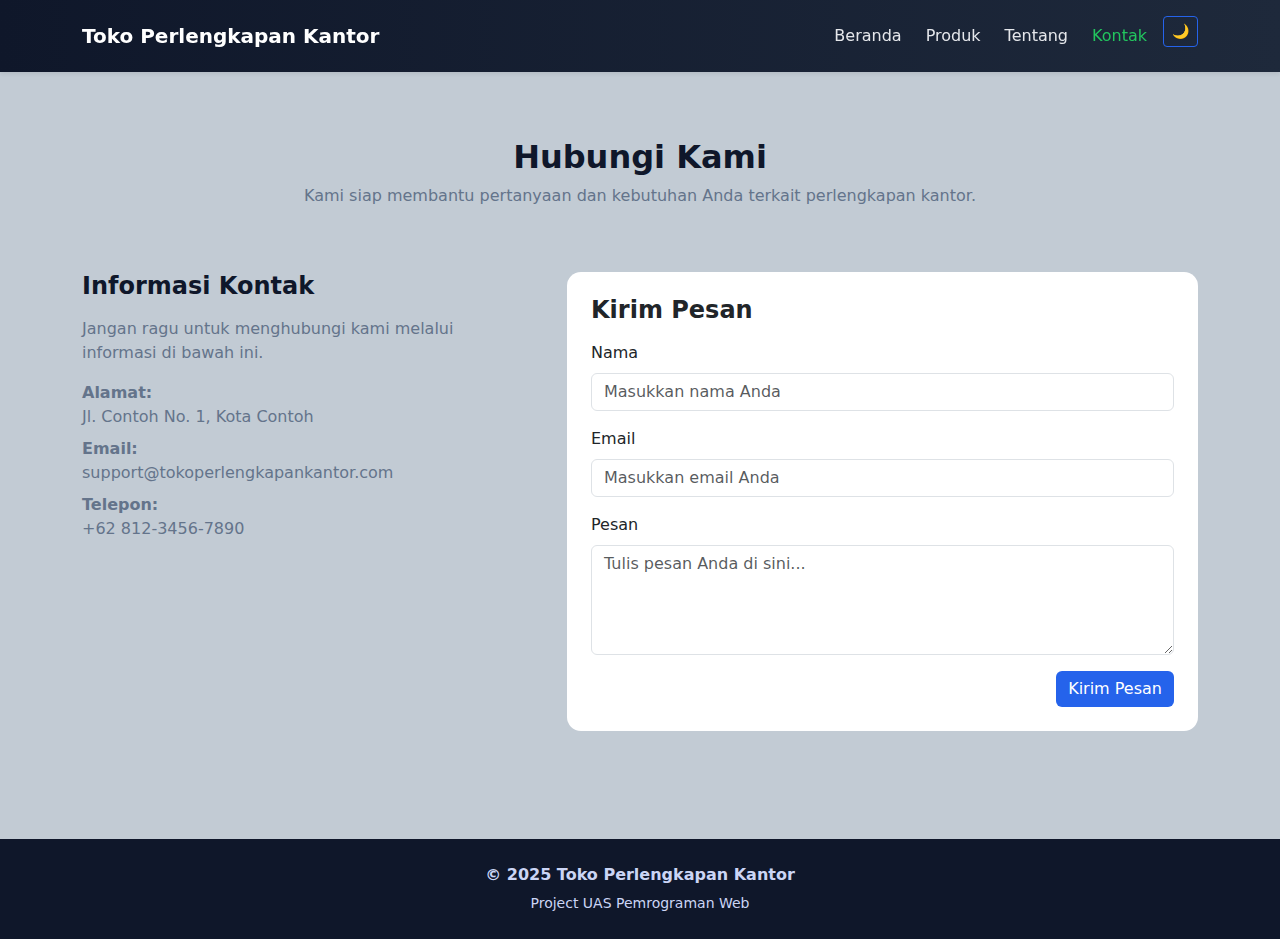
<file: kontak.html>
<!DOCTYPE html>
<html lang="id">
  <head>
    <meta charset="UTF-8" />
    <meta name="viewport" content="width=device-width, initial-scale=1" />
    <title>Kontak - Toko Perlengkapan Kantor</title>

    <!-- Bootstrap -->
    <link href="https://cdn.jsdelivr.net/npm/bootstrap@5.3.8/dist/css/bootstrap.min.css" rel="stylesheet" />

    <!-- CSS Global -->
    <link rel="stylesheet" href="css/style.css" />
  </head>

  <body>
    <!-- NAVBAR  -->
    <nav class="navbar navbar-expand-lg navbar-custom shadow-sm py-3 fixed-top">
      <div class="container">
        <a class="navbar-brand fw-bold" href="index.html"> Toko Perlengkapan Kantor </a>

        <button class="navbar-toggler" type="button" data-bs-toggle="collapse" data-bs-target="#navbarNav">
          <span class="navbar-toggler-icon"></span>
        </button>

        <div class="collapse navbar-collapse" id="navbarNav">
          <ul class="navbar-nav ms-auto gap-2">
            <li class="nav-item">
              <a class="nav-link" href="index.html">Beranda</a>
            </li>
            <li class="nav-item">
              <a class="nav-link" href="produk.html">Produk</a>
            </li>
            <li class="nav-item">
              <a class="nav-link" href="tentang.html">Tentang</a>
            </li>
            <li class="nav-item">
              <a class="nav-link active" href="kontak.html">Kontak</a>
            </li>
            <li class="nav-item">
              <button id="darkToggle" class="btn btn-sm btn-outline-primary">🌙</button>
            </li>
          </ul>
        </div>
      </div>
    </nav>

    <div class="nav-spacer"></div>

    <!-- KONTEN KONTAK  -->
    <section class="container py-5">
      <div class="row mb-5 text-center">
        <div class="col">
          <h2 class="fw-bold mb-2">Hubungi Kami</h2>
          <p class="text-muted">Kami siap membantu pertanyaan dan kebutuhan Anda terkait perlengkapan kantor.</p>
        </div>
      </div>

      <div class="row g-5">
        <!-- INFO KONTAK -->
        <div class="col-md-5">
          <h4 class="fw-semibold mb-3">Informasi Kontak</h4>
          <p class="text-muted">Jangan ragu untuk menghubungi kami melalui informasi di bawah ini.</p>

          <ul class="list-unstyled text-muted">
            <li class="mb-2">
              <strong>Alamat:</strong><br />
              Jl. Contoh No. 1, Kota Contoh
            </li>
            <li class="mb-2">
              <strong>Email:</strong><br />
              support@tokoperlengkapankantor.com
            </li>
            <li class="mb-2">
              <strong>Telepon:</strong><br />
              +62 812-3456-7890
            </li>
          </ul>
        </div>

        <!-- FORM KONTAK -->
        <div class="col-md-7">
          <div class="card p-4">
            <h4 class="fw-semibold mb-3">Kirim Pesan</h4>

            <form onsubmit="alert('Pesan berhasil dikirim! Terima kasih telah mengulas kami.'); return false;">
              <div class="mb-3">
                <label class="form-label">Nama</label>
                <input type="text" class="form-control" placeholder="Masukkan nama Anda" required />
              </div>

              <div class="mb-3">
                <label class="form-label">Email</label>
                <input type="email" class="form-control" placeholder="Masukkan email Anda" required />
              </div>

              <div class="mb-3">
                <label class="form-label">Pesan</label>
                <textarea class="form-control" rows="4" placeholder="Tulis pesan Anda di sini..." required></textarea>
              </div>

              <div class="text-end">
                <button type="submit" class="btn btn-primary">Kirim Pesan</button>
              </div>
            </form>
          </div>
        </div>
      </div>
    </section>

    <!-- FOOTER -->
    <footer class="footer-custom">
      <div class="container text-center">
        <p class="mb-1 fw-semibold">© 2025 Toko Perlengkapan Kantor</p>
        <small>Project UAS Pemrograman Web</small>
      </div>
    </footer>

    <!-- Bootstrap JS -->
    <script src="https://cdn.jsdelivr.net/npm/bootstrap@5.3.8/dist/js/bootstrap.bundle.min.js"></script>

    <!-- Dark Mode Script -->
    <script>
      const toggle = document.getElementById("darkToggle");
      toggle.addEventListener("click", function () {
        document.body.classList.toggle("dark-mode");
      });
    </script>
  </body>
</html>
</file>
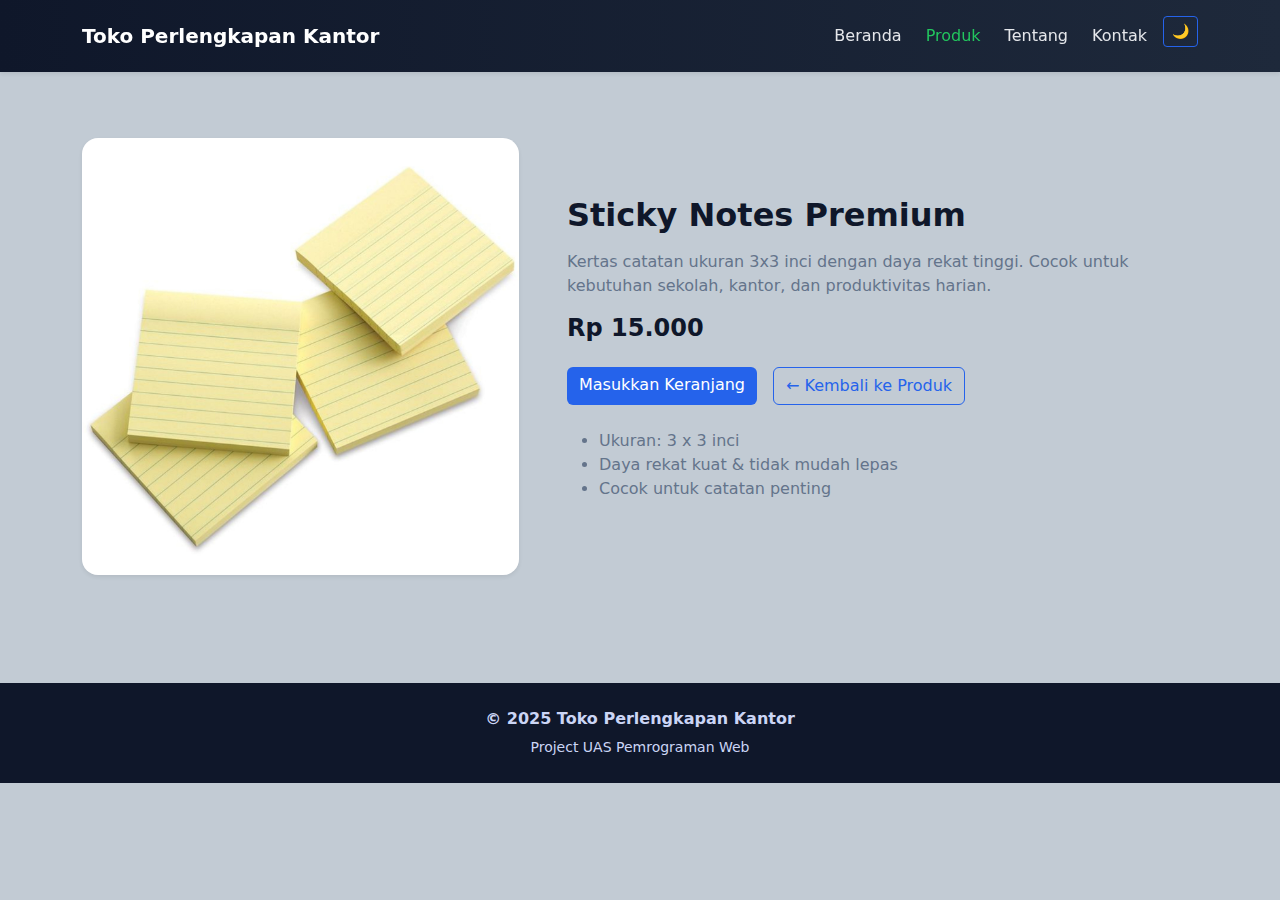
<file: produk1.html>
<!DOCTYPE html>
<html lang="id">
  <head>
    <meta charset="UTF-8" />
    <title>Sticky Notes Premium</title>
    <meta name="viewport" content="width=device-width, initial-scale=1" />

    <!-- Bootstrap -->
    <link href="https://cdn.jsdelivr.net/npm/bootstrap@5.3.8/dist/css/bootstrap.min.css" rel="stylesheet" />

    <!-- CSS Global -->
    <link rel="stylesheet" href="css/style.css" />
  </head>

  <body>
    <!-- NAVBAR -->
    <nav class="navbar navbar-expand-lg navbar-custom shadow-sm py-3 fixed-top">
      <div class="container">
        <a class="navbar-brand fw-bold" href="index.html"> Toko Perlengkapan Kantor </a>

        <div class="collapse navbar-collapse" id="navbarNav">
          <ul class="navbar-nav ms-auto gap-2">
            <li class="nav-item">
              <a class="nav-link" href="index.html">Beranda</a>
            </li>
            <li class="nav-item">
              <a class="nav-link active" href="produk.html">Produk</a>
            </li>
            <li class="nav-item">
              <a class="nav-link" href="tentang.html">Tentang</a>
            </li>
            <li class="nav-item">
              <a class="nav-link" href="kontak.html">Kontak</a>
            </li>
            <li class="nav-item">
              <button id="darkToggle" class="btn btn-sm btn-outline-primary">🌙</button>
            </li>
          </ul>
        </div>
      </div>
    </nav>

    <div class="nav-spacer"></div>

    <!-- DETAIL PRODUK -->
    <section class="container py-5">
      <div class="row align-items-center g-5">
        <div class="col-md-5 text-center">
          <img src="img/produk1.jpeg" alt="Sticky Notes Premium" class="img-fluid rounded-4 shadow-sm" />
        </div>

        <div class="col-md-7">
          <h2 class="fw-bold mb-3">Sticky Notes Premium</h2>
          <p class="text-muted">Kertas catatan ukuran 3x3 inci dengan daya rekat tinggi. Cocok untuk kebutuhan sekolah, kantor, dan produktivitas harian.</p>

          <h4 class="fw-bold mb-4">Rp 15.000</h4>

          <div class="d-flex gap-3 mb-4">
            <a href="#" class="btn btn-primary" onclick="alert('Barang berhasil ditambahkan ke keranjang!')"> Masukkan Keranjang </a>

            <a href="produk.html" class="btn btn-outline-primary"> ← Kembali ke Produk </a>
          </div>

          <ul class="text-muted">
            <li>Ukuran: 3 x 3 inci</li>
            <li>Daya rekat kuat & tidak mudah lepas</li>
            <li>Cocok untuk catatan penting</li>
          </ul>
        </div>
      </div>
    </section>

    <!-- FOOTER -->
    <footer class="footer-custom">
      <div class="container text-center">
        <p class="mb-1 fw-semibold">© 2025 Toko Perlengkapan Kantor</p>
        <small>Project UAS Pemrograman Web</small>
      </div>
    </footer>

    <!-- Bootstrap JS -->
    <script src="https://cdn.jsdelivr.net/npm/bootstrap@5.3.8/dist/js/bootstrap.bundle.min.js"></script>

    <!-- Dark Mode Script -->
    <script>
      const toggle = document.getElementById("darkToggle");
      toggle.addEventListener("click", function () {
        document.body.classList.toggle("dark-mode");
      });
    </script>
  </body>
</html>
</file>
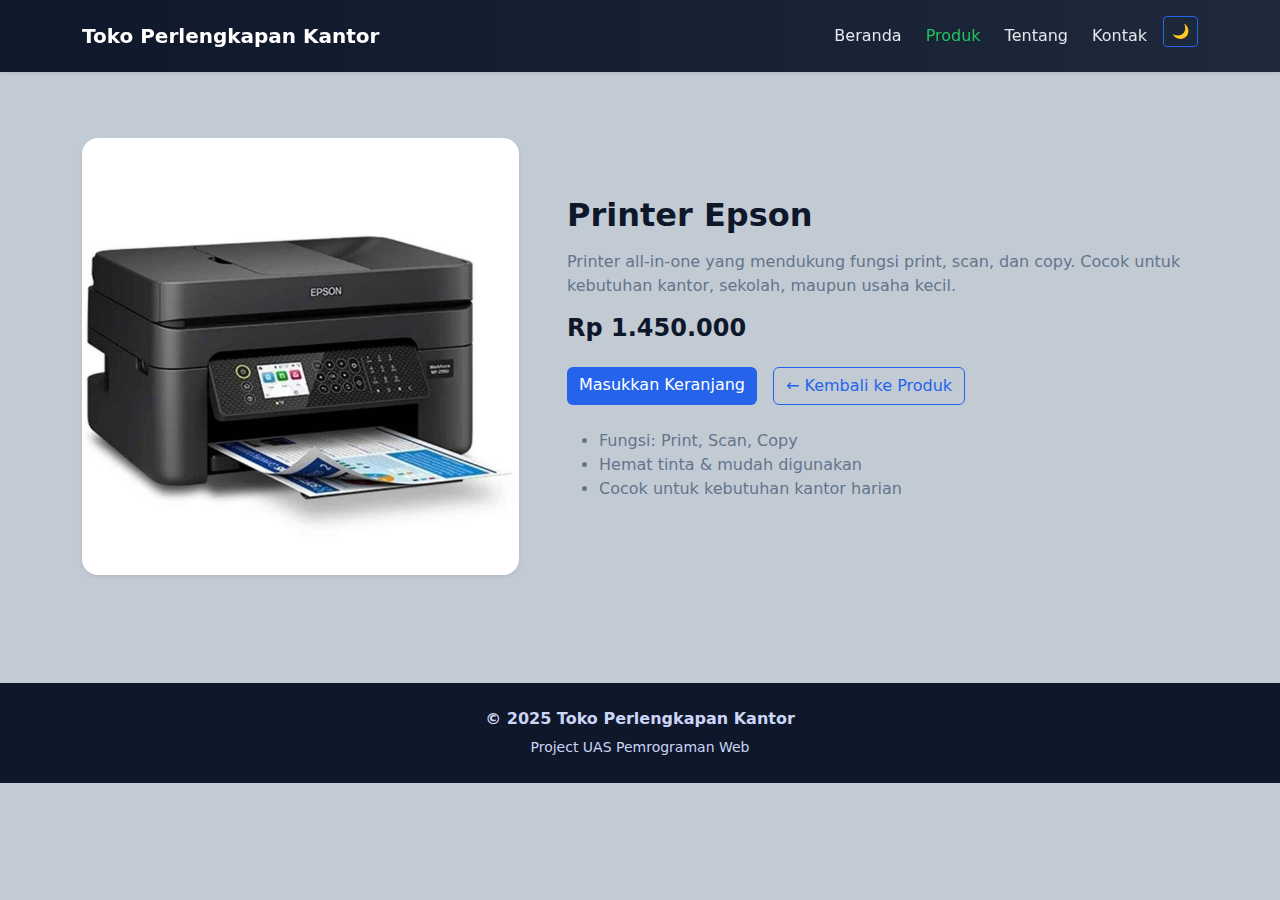
<file: produk3.html>
<!DOCTYPE html>
<html lang="id">
  <head>
    <meta charset="UTF-8" />
    <title>Printer Epson</title>
    <meta name="viewport" content="width=device-width, initial-scale=1" />

    <!-- Bootstrap -->
    <link href="https://cdn.jsdelivr.net/npm/bootstrap@5.3.8/dist/css/bootstrap.min.css" rel="stylesheet" />

    <!-- CSS Global -->
    <link rel="stylesheet" href="css/style.css" />
  </head>

  <body>
    <!--NAVBAR-->
    <nav class="navbar navbar-expand-lg navbar-custom shadow-sm py-3 fixed-top">
      <div class="container">
        <a class="navbar-brand fw-bold" href="index.html"> Toko Perlengkapan Kantor </a>

        <div class="collapse navbar-collapse" id="navbarNav">
          <ul class="navbar-nav ms-auto gap-2">
            <li class="nav-item">
              <a class="nav-link" href="index.html">Beranda</a>
            </li>
            <li class="nav-item">
              <a class="nav-link active" href="produk.html">Produk</a>
            </li>
            <li class="nav-item">
              <a class="nav-link" href="tentang.html">Tentang</a>
            </li>
            <li class="nav-item">
              <a class="nav-link" href="kontak.html">Kontak</a>
            </li>
            <li class="nav-item">
              <button id="darkToggle" class="btn btn-sm btn-outline-primary">🌙</button>
            </li>
          </ul>
        </div>
      </div>
    </nav>

    <div class="nav-spacer"></div>

    <!--DETAIL PRODUK-->
    <section class="container py-5">
      <div class="row align-items-center g-5">
        <div class="col-md-5 text-center">
          <img src="img/produk3.jpeg" alt="Printer Epson" class="img-fluid rounded-4 shadow-sm" />
        </div>

        <div class="col-md-7">
          <h2 class="fw-bold mb-3">Printer Epson</h2>
          <p class="text-muted">Printer all-in-one yang mendukung fungsi print, scan, dan copy. Cocok untuk kebutuhan kantor, sekolah, maupun usaha kecil.</p>

          <h4 class="fw-bold mb-4">Rp 1.450.000</h4>

          <div class="d-flex gap-3 mb-4">
            <a href="#" class="btn btn-primary" onclick="alert('Barang berhasil ditambahkan ke keranjang!')"> Masukkan Keranjang </a>

            <a href="produk.html" class="btn btn-outline-primary"> ← Kembali ke Produk </a>
          </div>

          <ul class="text-muted">
            <li>Fungsi: Print, Scan, Copy</li>
            <li>Hemat tinta & mudah digunakan</li>
            <li>Cocok untuk kebutuhan kantor harian</li>
          </ul>
        </div>
      </div>
    </section>

    <!--FOOTER-->
    <footer class="footer-custom">
      <div class="container text-center">
        <p class="mb-1 fw-semibold">© 2025 Toko Perlengkapan Kantor</p>
        <small>Project UAS Pemrograman Web</small>
      </div>
    </footer>

    <!-- Bootstrap JS -->
    <script src="https://cdn.jsdelivr.net/npm/bootstrap@5.3.8/dist/js/bootstrap.bundle.min.js"></script>

    <!--Dark Mode Script-->
    <script>
      const toggle = document.getElementById("darkToggle");
      toggle.addEventListener("click", function () {
        document.body.classList.toggle("dark-mode");
      });
    </script>
  </body>
</html>
</file>
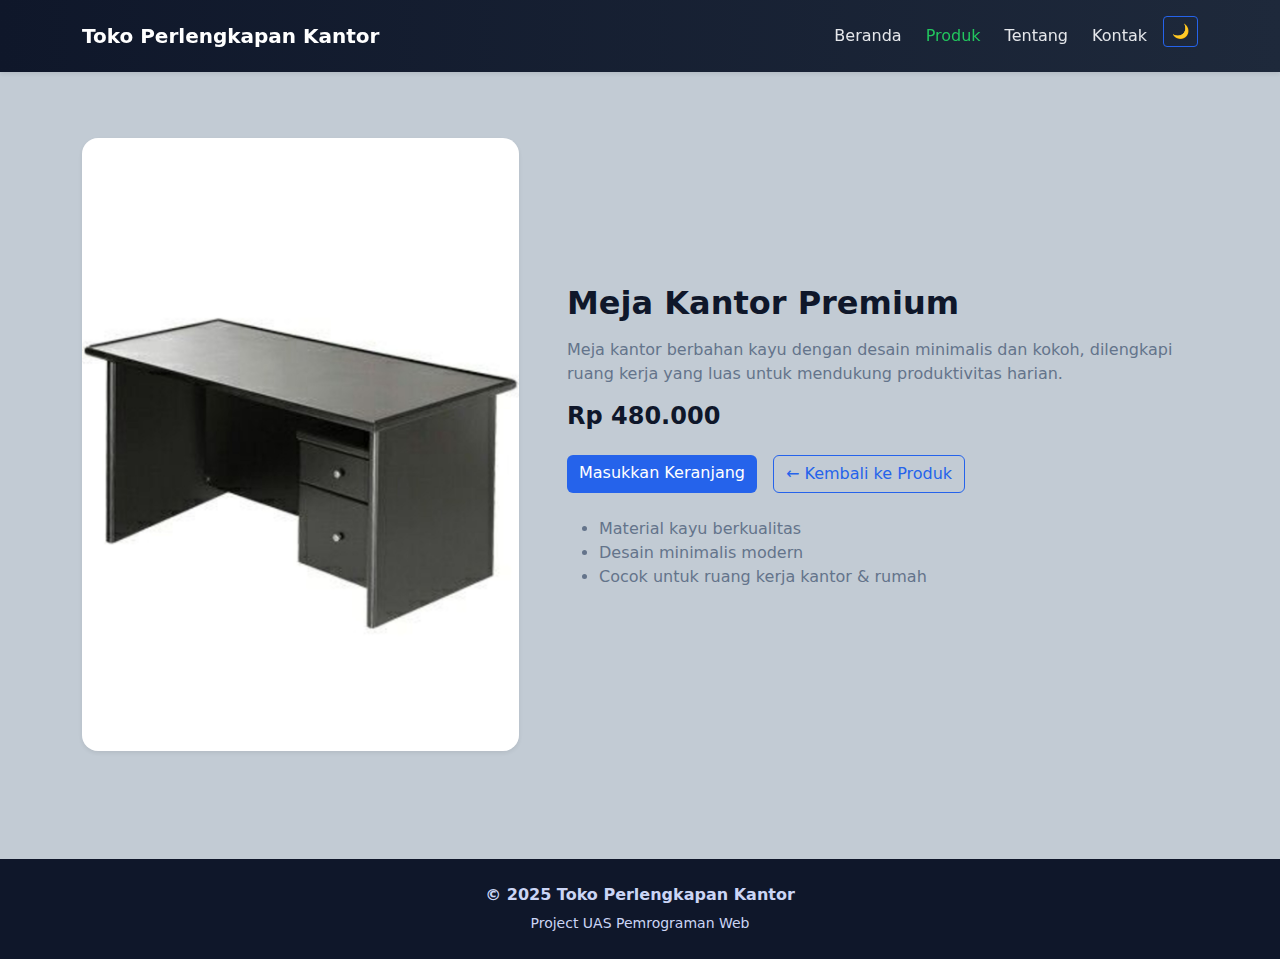
<file: produk4.html>
<!DOCTYPE html>
<html lang="id">
  <head>
    <meta charset="UTF-8" />
    <title>Meja Kantor Premium</title>
    <meta name="viewport" content="width=device-width, initial-scale=1" />

    <!-- Bootstrap -->
    <link href="https://cdn.jsdelivr.net/npm/bootstrap@5.3.8/dist/css/bootstrap.min.css" rel="stylesheet" />

    <!-- CSS Global -->
    <link rel="stylesheet" href="css/style.css" />
  </head>

  <body>
    <!--NAVBAR-->
    <nav class="navbar navbar-expand-lg navbar-custom shadow-sm py-3 fixed-top">
      <div class="container">
        <a class="navbar-brand fw-bold" href="index.html"> Toko Perlengkapan Kantor </a>

        <div class="collapse navbar-collapse" id="navbarNav">
          <ul class="navbar-nav ms-auto gap-2">
            <li class="nav-item">
              <a class="nav-link" href="index.html">Beranda</a>
            </li>
            <li class="nav-item">
              <a class="nav-link active" href="produk.html">Produk</a>
            </li>
            <li class="nav-item">
              <a class="nav-link" href="tentang.html">Tentang</a>
            </li>
            <li class="nav-item">
              <a class="nav-link" href="kontak.html">Kontak</a>
            </li>
            <li class="nav-item">
              <button id="darkToggle" class="btn btn-sm btn-outline-primary">🌙</button>
            </li>
          </ul>
        </div>
      </div>
    </nav>

    <div class="nav-spacer"></div>

    <!--DETAIL PRODUK-->
    <section class="container py-5">
      <div class="row align-items-center g-5">
        <div class="col-md-5 text-center">
          <img src="img/produk4.jpeg" alt="Meja Kantor Premium" class="img-fluid rounded-4 shadow-sm" />
        </div>

        <div class="col-md-7">
          <h2 class="fw-bold mb-3">Meja Kantor Premium</h2>
          <p class="text-muted">Meja kantor berbahan kayu dengan desain minimalis dan kokoh, dilengkapi ruang kerja yang luas untuk mendukung produktivitas harian.</p>

          <h4 class="fw-bold mb-4">Rp 480.000</h4>

          <div class="d-flex gap-3 mb-4">
            <a href="#" class="btn btn-primary" onclick="alert('Barang berhasil ditambahkan ke keranjang!')"> Masukkan Keranjang </a>

            <a href="produk.html" class="btn btn-outline-primary"> ← Kembali ke Produk </a>
          </div>

          <ul class="text-muted">
            <li>Material kayu berkualitas</li>
            <li>Desain minimalis modern</li>
            <li>Cocok untuk ruang kerja kantor & rumah</li>
          </ul>
        </div>
      </div>
    </section>

    <!--FOOTER-->
    <footer class="footer-custom">
      <div class="container text-center">
        <p class="mb-1 fw-semibold">© 2025 Toko Perlengkapan Kantor</p>
        <small>Project UAS Pemrograman Web</small>
      </div>
    </footer>

    <!-- Bootstrap JS -->
    <script src="https://cdn.jsdelivr.net/npm/bootstrap@5.3.8/dist/js/bootstrap.bundle.min.js"></script>

    <!-- Dark Mode Script -->
    <script>
      const toggle = document.getElementById("darkToggle");
      toggle.addEventListener("click", function () {
        document.body.classList.toggle("dark-mode");
      });
    </script>
  </body>
</html>
</file>
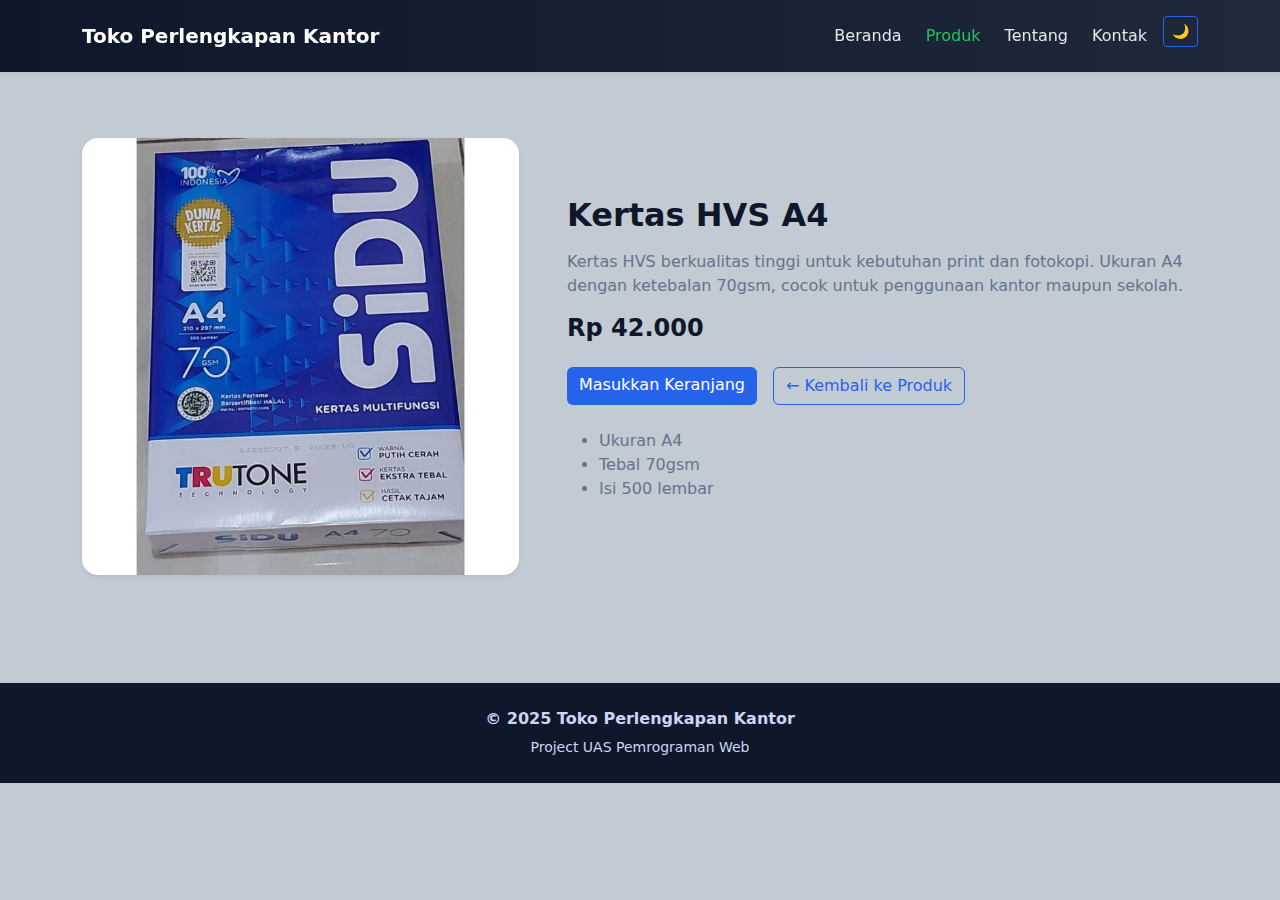
<file: produk5.html>
<!DOCTYPE html>
<html lang="id">
  <head>
    <meta charset="UTF-8" />
    <title>Kertas HVS A4</title>
    <meta name="viewport" content="width=device-width, initial-scale=1" />

    <!-- Bootstrap -->
    <link href="https://cdn.jsdelivr.net/npm/bootstrap@5.3.8/dist/css/bootstrap.min.css" rel="stylesheet" />

    <!-- CSS Global -->
    <link rel="stylesheet" href="css/style.css" />
  </head>

  <body>
    <!--NAVBAR-->
    <nav class="navbar navbar-expand-lg navbar-custom shadow-sm py-3 fixed-top">
      <div class="container">
        <a class="navbar-brand fw-bold" href="index.html"> Toko Perlengkapan Kantor </a>

        <div class="collapse navbar-collapse" id="navbarNav">
          <ul class="navbar-nav ms-auto gap-2">
            <li class="nav-item">
              <a class="nav-link" href="index.html">Beranda</a>
            </li>
            <li class="nav-item">
              <a class="nav-link active" href="produk.html">Produk</a>
            </li>
            <li class="nav-item">
              <a class="nav-link" href="tentang.html">Tentang</a>
            </li>
            <li class="nav-item">
              <a class="nav-link" href="kontak.html">Kontak</a>
            </li>
            <li class="nav-item">
              <button id="darkToggle" class="btn btn-sm btn-outline-primary">🌙</button>
            </li>
          </ul>
        </div>
      </div>
    </nav>

    <div class="nav-spacer"></div>

    <!--DETAIL PRODUK-->
    <section class="container py-5">
      <div class="row align-items-center g-5">
        <div class="col-md-5 text-center">
          <img src="img/produk5.jpeg" alt="Kertas HVS A4" class="img-fluid rounded-4 shadow-sm" />
        </div>

        <div class="col-md-7">
          <h2 class="fw-bold mb-3">Kertas HVS A4</h2>
          <p class="text-muted">Kertas HVS berkualitas tinggi untuk kebutuhan print dan fotokopi. Ukuran A4 dengan ketebalan 70gsm, cocok untuk penggunaan kantor maupun sekolah.</p>

          <h4 class="fw-bold mb-4">Rp 42.000</h4>

          <div class="d-flex gap-3 mb-4">
            <a href="#" class="btn btn-primary" onclick="alert('Barang berhasil ditambahkan ke keranjang!')"> Masukkan Keranjang </a>

            <a href="produk.html" class="btn btn-outline-primary"> ← Kembali ke Produk </a>
          </div>

          <ul class="text-muted">
            <li>Ukuran A4</li>
            <li>Tebal 70gsm</li>
            <li>Isi 500 lembar</li>
          </ul>
        </div>
      </div>
    </section>

    <!--FOOTER-->
    <footer class="footer-custom">
      <div class="container text-center">
        <p class="mb-1 fw-semibold">© 2025 Toko Perlengkapan Kantor</p>
        <small>Project UAS Pemrograman Web</small>
      </div>
    </footer>

    <!-- Bootstrap JS -->
    <script src="https://cdn.jsdelivr.net/npm/bootstrap@5.3.8/dist/js/bootstrap.bundle.min.js"></script>

    <!-- Dark Mode Script-->
    <script>
      const toggle = document.getElementById("darkToggle");
      toggle.addEventListener("click", function () {
        document.body.classList.toggle("dark-mode");
      });
    </script>
  </body>
</html>
</file>
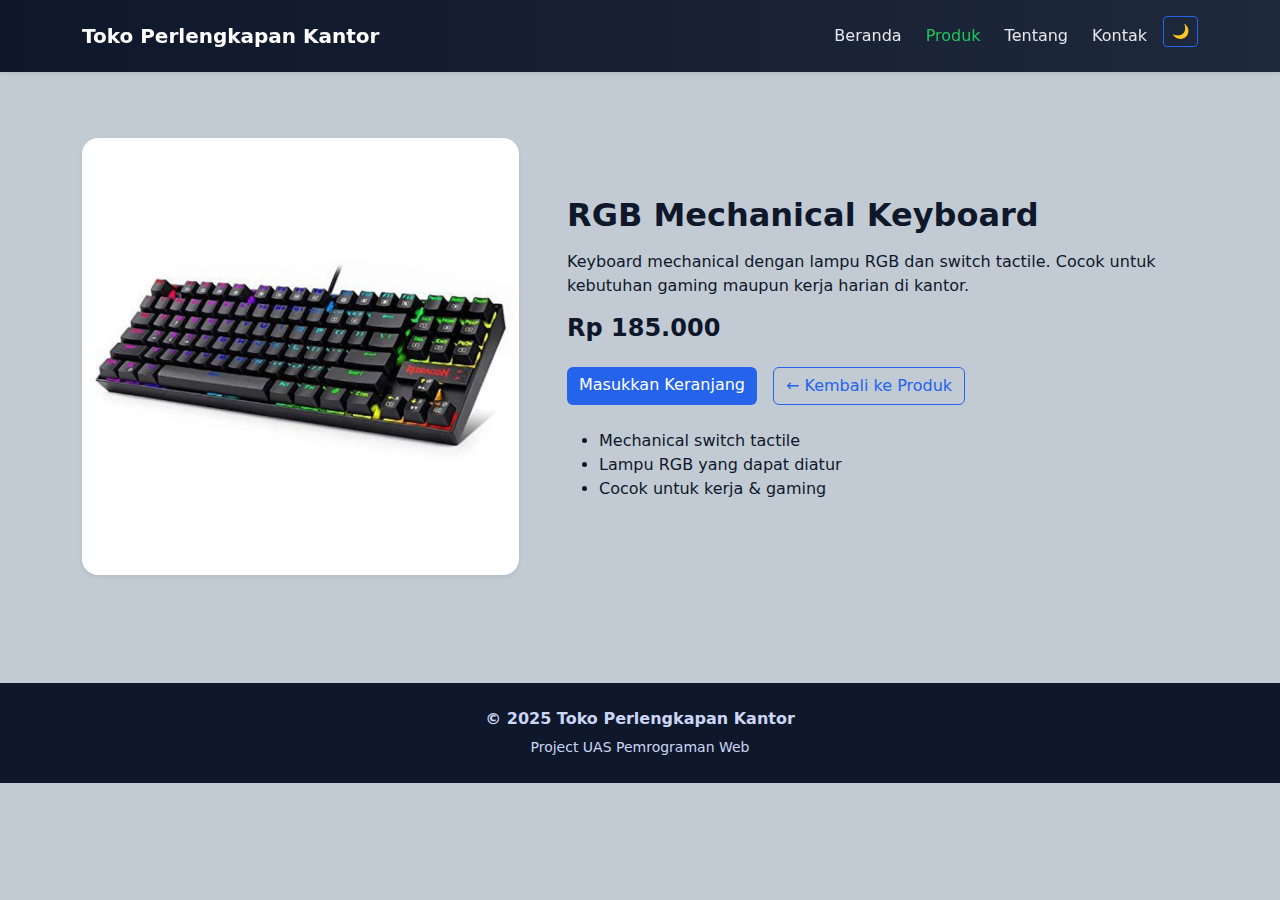
<file: produk6.html>
<!DOCTYPE html>
<html lang="id">
  <head>
    <meta charset="UTF-8" />
    <title>RGB Mechanical Keyboard</title>
    <meta name="viewport" content="width=device-width, initial-scale=1" />

    <!-- Bootstrap -->
    <link href="https://cdn.jsdelivr.net/npm/bootstrap@5.3.8/dist/css/bootstrap.min.css" rel="stylesheet" />

    <!-- CSS Global -->
    <link rel="stylesheet" href="css/style.css" />
  </head>

  <body>
    <!-- ===== NAVBAR (PERSIS INDEX) ===== -->
    <nav class="navbar navbar-expand-lg navbar-custom shadow-sm py-3 fixed-top">
      <div class="container">
        <a class="navbar-brand fw-bold" href="index.html"> Toko Perlengkapan Kantor </a>

        <div class="collapse navbar-collapse" id="navbarNav">
          <ul class="navbar-nav ms-auto gap-2">
            <li class="nav-item">
              <a class="nav-link" href="index.html">Beranda</a>
            </li>
            <li class="nav-item">
              <a class="nav-link active" href="produk.html">Produk</a>
            </li>
            <li class="nav-item">
              <a class="nav-link" href="tentang.html">Tentang</a>
            </li>
            <li class="nav-item">
              <a class="nav-link" href="kontak.html">Kontak</a>
            </li>
            <li class="nav-item">
              <button id="darkToggle" class="btn btn-sm btn-outline-primary">🌙</button>
            </li>
          </ul>
        </div>
      </div>
    </nav>

    <div class="nav-spacer"></div>

    <!--DETAIL PRODUK-->
    <section class="container py-5">
      <div class="row align-items-center g-5">
        <div class="col-md-5 text-center">
          <img src="img/produk6.jpeg" alt="RGB Mechanical Keyboard" class="img-fluid rounded-4 shadow-sm" />
        </div>

        <div class="col-md-7">
          <h2 class="fw-bold mb-3">RGB Mechanical Keyboard</h2>
          <p>Keyboard mechanical dengan lampu RGB dan switch tactile. Cocok untuk kebutuhan gaming maupun kerja harian di kantor.</p>

          <h4 class="fw-bold mb-4">Rp 185.000</h4>

          <div class="d-flex gap-3 mb-4">
            <a href="#" class="btn btn-primary" onclick="alert('Barang berhasil ditambahkan ke keranjang!')"> Masukkan Keranjang </a>

            <a href="produk.html" class="btn btn-outline-primary"> ← Kembali ke Produk </a>
          </div>

          <ul>
            <li>Mechanical switch tactile</li>
            <li>Lampu RGB yang dapat diatur</li>
            <li>Cocok untuk kerja & gaming</li>
          </ul>
        </div>
      </div>
    </section>

    <!--FOOTER-->
    <footer class="footer-custom">
      <div class="container text-center">
        <p class="mb-1 fw-semibold">© 2025 Toko Perlengkapan Kantor</p>
        <small>Project UAS Pemrograman Web</small>
      </div>
    </footer>

    <!-- Bootstrap JS -->
    <script src="https://cdn.jsdelivr.net/npm/bootstrap@5.3.8/dist/js/bootstrap.bundle.min.js"></script>

    <!-- Dark Mode Script-->
    <script>
      const toggle = document.getElementById("darkToggle");
      toggle.addEventListener("click", function () {
        document.body.classList.toggle("dark-mode");
      });
    </script>
  </body>
</html>
</file>
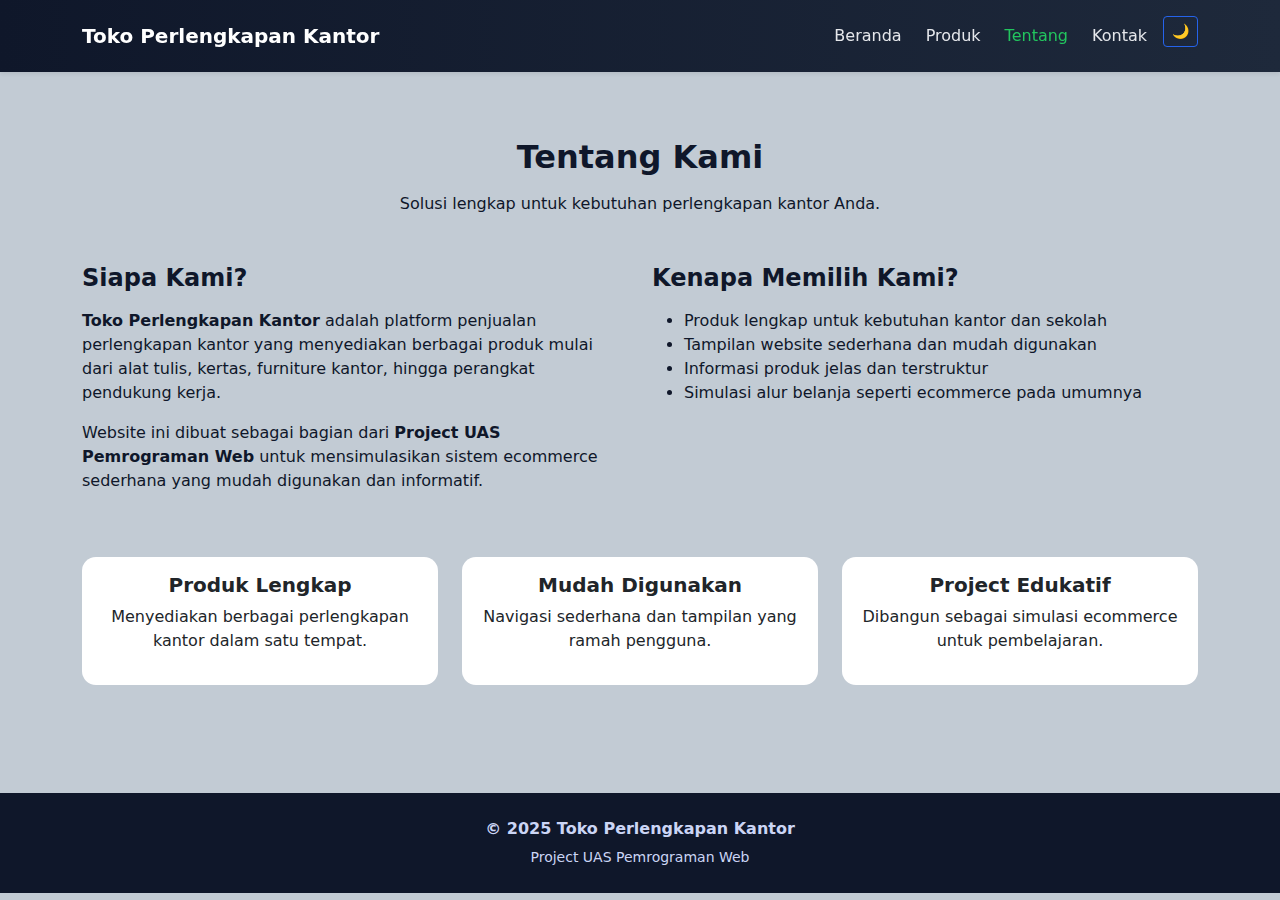
<file: tentang.html>
<!DOCTYPE html>
<html lang="id">
  <head>
    <meta charset="UTF-8" />
    <meta name="viewport" content="width=device-width, initial-scale=1" />
    <title>Tentang - Toko Perlengkapan Kantor</title>

    <!-- Bootstrap -->
    <link href="https://cdn.jsdelivr.net/npm/bootstrap@5.3.8/dist/css/bootstrap.min.css" rel="stylesheet" />

    <!-- CSS Global -->
    <link rel="stylesheet" href="css/style.css" />
  </head>

  <body>
    <!-- ===== NAVBAR (PERSIS INDEX) ===== -->
    <nav class="navbar navbar-expand-lg navbar-custom shadow-sm py-3 fixed-top">
      <div class="container">
        <a class="navbar-brand fw-bold" href="index.html"> Toko Perlengkapan Kantor </a>

        <div class="collapse navbar-collapse" id="navbarNav">
          <ul class="navbar-nav ms-auto gap-2">
            <li class="nav-item">
              <a class="nav-link" href="index.html">Beranda</a>
            </li>
            <li class="nav-item">
              <a class="nav-link" href="produk.html">Produk</a>
            </li>
            <li class="nav-item">
              <a class="nav-link active" href="tentang.html">Tentang</a>
            </li>
            <li class="nav-item">
              <a class="nav-link" href="kontak.html">Kontak</a>
            </li>
            <li class="nav-item">
              <button id="darkToggle" class="btn btn-sm btn-outline-primary">🌙</button>
            </li>
          </ul>
        </div>
      </div>
    </nav>

    <div class="nav-spacer"></div>

    <!--KONTEN TENTANG-->
    <section class="container py-5">
      <div class="mb-5">
        <div class="col text-center">
          <h2 class="fw-bold mb-3">Tentang Kami</h2>
          <p>Solusi lengkap untuk kebutuhan perlengkapan kantor Anda.</p>
        </div>
      </div>

      <div class="row">
        <div class="col-md-6">
          <h4 class="fw-semibold mb-3">Siapa Kami?</h4>
          <p><strong>Toko Perlengkapan Kantor</strong> adalah platform penjualan perlengkapan kantor yang menyediakan berbagai produk mulai dari alat tulis, kertas, furniture kantor, hingga perangkat pendukung kerja.</p>
          <p>Website ini dibuat sebagai bagian dari <strong>Project UAS Pemrograman Web</strong> untuk mensimulasikan sistem ecommerce sederhana yang mudah digunakan dan informatif.</p>
        </div>

        <div class="col-md-6">
          <h4 class="fw-semibold mb-3">Kenapa Memilih Kami?</h4>
          <ul>
            <li>Produk lengkap untuk kebutuhan kantor dan sekolah</li>
            <li>Tampilan website sederhana dan mudah digunakan</li>
            <li>Informasi produk jelas dan terstruktur</li>
            <li>Simulasi alur belanja seperti ecommerce pada umumnya</li>
          </ul>
        </div>
      </div>

      <div class="row mt-5">
        <div class="col-md-4">
          <div class="card h-100 text-center">
            <div class="card-body">
              <h5 class="fw-semibold">Produk Lengkap</h5>
              <p>Menyediakan berbagai perlengkapan kantor dalam satu tempat.</p>
            </div>
          </div>
        </div>

        <div class="col-md-4">
          <div class="card h-100 text-center">
            <div class="card-body">
              <h5 class="fw-semibold">Mudah Digunakan</h5>
              <p>Navigasi sederhana dan tampilan yang ramah pengguna.</p>
            </div>
          </div>
        </div>

        <div class="col-md-4">
          <div class="card h-100 text-center">
            <div class="card-body">
              <h5 class="fw-semibold">Project Edukatif</h5>
              <p>Dibangun sebagai simulasi ecommerce untuk pembelajaran.</p>
            </div>
          </div>
        </div>
      </div>
    </section>

    <!--FOOTER-->
    <footer class="footer-custom">
      <div class="container text-center">
        <p class="mb-1 fw-semibold">© 2025 Toko Perlengkapan Kantor</p>
        <small>Project UAS Pemrograman Web</small>
      </div>
    </footer>

    <!-- Bootstrap JS -->
    <script src="https://cdn.jsdelivr.net/npm/bootstrap@5.3.8/dist/js/bootstrap.bundle.min.js"></script>

    <!-- Dark Mode Script -->
    <script>
      const toggle = document.getElementById("darkToggle");
      toggle.addEventListener("click", function () {
        document.body.classList.toggle("dark-mode");
      });
    </script>
  </body>
</html>
</file>
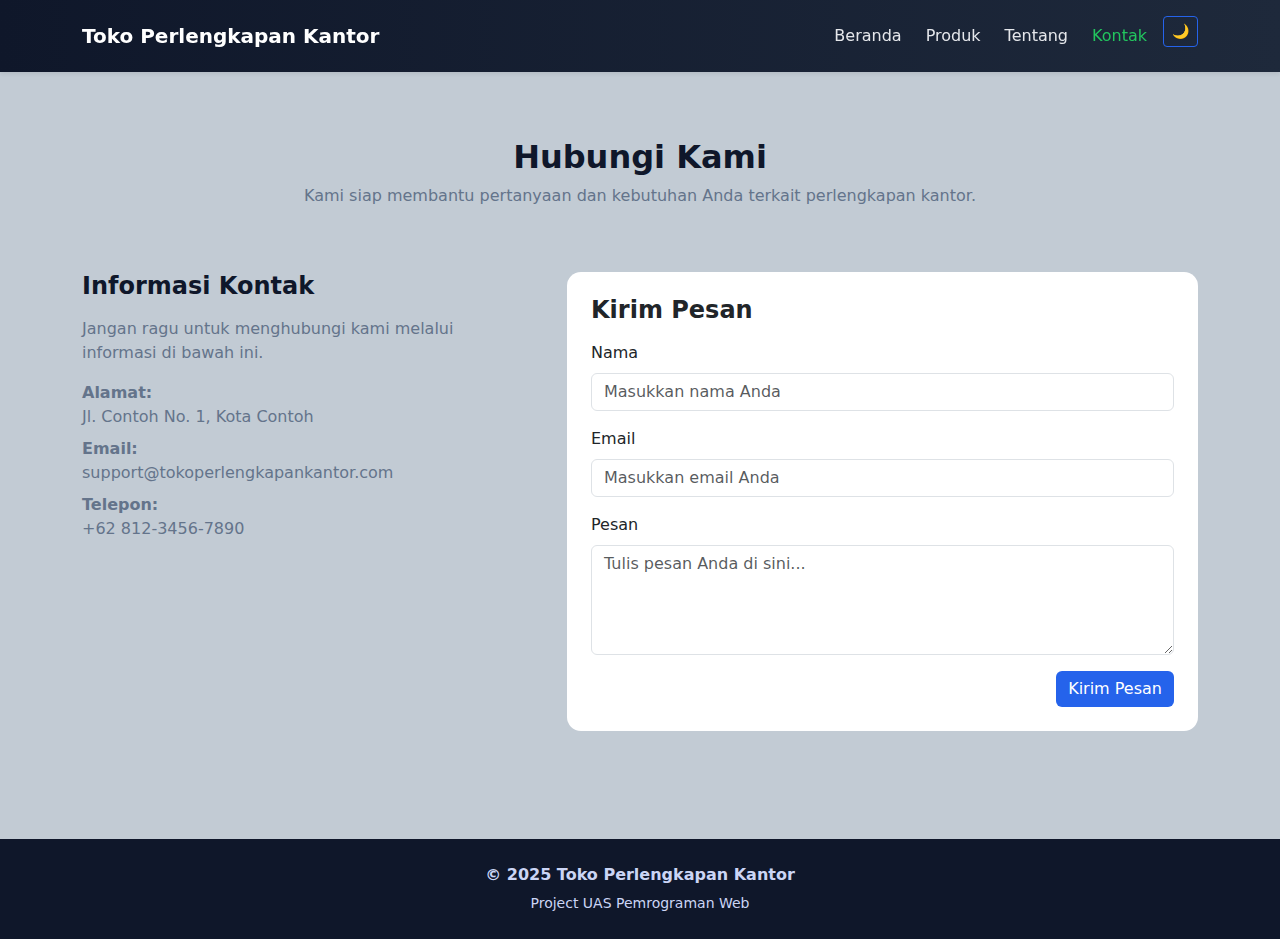
<file: projectPemwebKel2/kontak.html>
<!DOCTYPE html>
<html lang="id">
  <head>
    <meta charset="UTF-8" />
    <meta name="viewport" content="width=device-width, initial-scale=1" />
    <title>Kontak - Toko Perlengkapan Kantor</title>

    <!-- Bootstrap -->
    <link href="https://cdn.jsdelivr.net/npm/bootstrap@5.3.8/dist/css/bootstrap.min.css" rel="stylesheet" />

    <!-- CSS Global -->
    <link rel="stylesheet" href="css/style.css" />
  </head>

  <body>
    <!-- NAVBAR -->
    <nav class="navbar navbar-expand-lg navbar-custom shadow-sm py-3 fixed-top">
      <div class="container">
        <a class="navbar-brand fw-bold" href="index.html"> Toko Perlengkapan Kantor </a>

        <div class="collapse navbar-collapse" id="navbarNav">
          <ul class="navbar-nav ms-auto gap-2">
            <li class="nav-item">
              <a class="nav-link" href="index.html">Beranda</a>
            </li>
            <li class="nav-item">
              <a class="nav-link" href="produk.html">Produk</a>
            </li>
            <li class="nav-item">
              <a class="nav-link" href="tentang.html">Tentang</a>
            </li>
            <li class="nav-item">
              <a class="nav-link active" href="kontak.html">Kontak</a>
            </li>
            <li class="nav-item">
              <button id="darkToggle" class="btn btn-sm btn-outline-primary">🌙</button>
            </li>
          </ul>
        </div>
      </div>
    </nav>

    <div class="nav-spacer"></div>

    <!-- KONTEN KONTAK  -->
    <section class="container py-5">
      <div class="row mb-5 text-center">
        <div class="col">
          <h2 class="fw-bold mb-2">Hubungi Kami</h2>
          <p class="text-muted">Kami siap membantu pertanyaan dan kebutuhan Anda terkait perlengkapan kantor.</p>
        </div>
      </div>

      <div class="row g-5">
        <!-- INFO KONTAK -->
        <div class="col-md-5">
          <h4 class="fw-semibold mb-3">Informasi Kontak</h4>
          <p class="text-muted">Jangan ragu untuk menghubungi kami melalui informasi di bawah ini.</p>

          <ul class="list-unstyled text-muted">
            <li class="mb-2">
              <strong>Alamat:</strong><br />
              Jl. Contoh No. 1, Kota Contoh
            </li>
            <li class="mb-2">
              <strong>Email:</strong><br />
              support@tokoperlengkapankantor.com
            </li>
            <li class="mb-2">
              <strong>Telepon:</strong><br />
              +62 812-3456-7890
            </li>
          </ul>
        </div>

        <!-- FORM KONTAK -->
        <div class="col-md-7">
          <div class="card p-4">
            <h4 class="fw-semibold mb-3">Kirim Pesan</h4>

            <form onsubmit="alert('Pesan berhasil dikirim! Terima kasih telah mengulas kami.'); return false;">
              <div class="mb-3">
                <label class="form-label">Nama</label>
                <input type="text" class="form-control" placeholder="Masukkan nama Anda" required />
              </div>

              <div class="mb-3">
                <label class="form-label">Email</label>
                <input type="email" class="form-control" placeholder="Masukkan email Anda" required />
              </div>

              <div class="mb-3">
                <label class="form-label">Pesan</label>
                <textarea class="form-control" rows="4" placeholder="Tulis pesan Anda di sini..." required></textarea>
              </div>

              <div class="text-end">
                <button type="submit" class="btn btn-primary">Kirim Pesan</button>
              </div>
            </form>
          </div>
        </div>
      </div>
    </section>

    <!-- FOOTER -->
    <footer class="footer-custom">
      <div class="container text-center">
        <p class="mb-1 fw-semibold">© 2025 Toko Perlengkapan Kantor</p>
        <small>Project UAS Pemrograman Web</small>
      </div>
    </footer>

    <!-- Bootstrap JS -->
    <script src="https://cdn.jsdelivr.net/npm/bootstrap@5.3.8/dist/js/bootstrap.bundle.min.js"></script>

    <!-- Dark Mode Script -->
    <script>
      const toggle = document.getElementById("darkToggle");
      toggle.addEventListener("click", function () {
        document.body.classList.toggle("dark-mode");
      });
    </script>
  </body>
</html>
</file>
<file: css/style.css>
/* =========================
   GLOBAL
========================= */
body {
  background-color: #c2cbd4;
  color: #0f172a;
}

a {
  color: inherit;
  text-decoration: none;
}

.nav-spacer {
  height: 90px;
}

/* =========================
   NAVBAR
========================= */
.navbar-custom {
  background: linear-gradient(90deg, #0f172a, #1e293b);
}

.navbar-custom .navbar-brand {
  color: #ffffff;
}

.navbar-custom .nav-link {
  color: #e5e7eb;
  font-weight: 500;
}

.navbar-custom .nav-link:hover,
.navbar-custom .nav-link.active {
  color: #22c55e;
}

/* =========================
   CAROUSEL
========================= */
.carousel-wrapper {
  max-width: 900px;
  margin: auto;
  border-radius: 16px;
  overflow: hidden;
}

.carousel-item img {
  height: 360px;
  object-fit: cover;
}

/* =========================
   CARD
========================= */
.card {
  border: 0;
  border-radius: 14px;
  background-color: #ffffff;
}

/* =========================
   BUTTON
========================= */
.btn-primary {
  background-color: #2563eb;
  border: none;
}

.btn-primary:hover {
  background-color: #1d4ed8;
}

.btn-info {
  background-color: #22c55e;
  border: none;
  color: #052e16;
}

.btn-info:hover {
  background-color: #16a34a;
  color: #ffffff;
}

.btn-outline-primary {
  color: #2563eb;
  border-color: #2563eb;
}

.btn-outline-primary:hover {
  background-color: #2563eb;
  color: #ffffff;
}

/* =========================
   FOOTER
========================= */
.footer-custom {
  background-color: #0f172a;
  color: #cbd5f5;
  padding: 24px 0;
  margin-top: 60px;
}

/* =========================
   TEXT
========================= */
.text-muted {
  color: #64748b !important;
}

/* =========================
   DARK MODE
========================= */
body.dark-mode {
  background-color: #020617;
  color: #e5e7eb;
}

body.dark-mode .navbar-custom {
  background: #020617;
}

body.dark-mode .nav-link {
  color: #cbd5f5;
}

body.dark-mode .nav-link:hover,
body.dark-mode .nav-link.active {
  color: #22c55e;
}

body.dark-mode .card {
  background-color: #020617;
  border: 1px solid #1e293b;
  color: #e5e7eb;
}

body.dark-mode .footer-custom {
  background-color: #020617;
  color: #94a3b8;
}

body.dark-mode .text-muted {
  color: #94a3b8 !important;
}
</file>
<file: projectPemwebKel2/css/style.css>
/* =========================
   GLOBAL
========================= */
body {
  background-color: #c2cbd4;
  color: #0f172a;
}

a {
  color: inherit;
  text-decoration: none;
}

.nav-spacer {
  height: 90px;
}

/* =========================
   NAVBAR
========================= */
.navbar-custom {
  background: linear-gradient(90deg, #0f172a, #1e293b);
}

.navbar-custom .navbar-brand {
  color: #ffffff;
}

.navbar-custom .nav-link {
  color: #e5e7eb;
  font-weight: 500;
}

.navbar-custom .nav-link:hover,
.navbar-custom .nav-link.active {
  color: #22c55e;
}

/* =========================
   CAROUSEL
========================= */
.carousel-wrapper {
  max-width: 900px;
  margin: auto;
  border-radius: 16px;
  overflow: hidden;
}

.carousel-item img {
  height: 360px;
  object-fit: cover;
}

/* =========================
   CARD
========================= */
.card {
  border: 0;
  border-radius: 14px;
  background-color: #ffffff;
}

/* =========================
   BUTTON
========================= */
.btn-primary {
  background-color: #2563eb;
  border: none;
}

.btn-primary:hover {
  background-color: #1d4ed8;
}

.btn-info {
  background-color: #22c55e;
  border: none;
  color: #052e16;
}

.btn-info:hover {
  background-color: #16a34a;
  color: #ffffff;
}

.btn-outline-primary {
  color: #2563eb;
  border-color: #2563eb;
}

.btn-outline-primary:hover {
  background-color: #2563eb;
  color: #ffffff;
}

/* =========================
   FOOTER
========================= */
.footer-custom {
  background-color: #0f172a;
  color: #cbd5f5;
  padding: 24px 0;
  margin-top: 60px;
}

/* =========================
   TEXT
========================= */
.text-muted {
  color: #64748b !important;
}

/* =========================
   DARK MODE
========================= */
body.dark-mode {
  background-color: #020617;
  color: #e5e7eb;
}

body.dark-mode .navbar-custom {
  background: #020617;
}

body.dark-mode .nav-link {
  color: #cbd5f5;
}

body.dark-mode .nav-link:hover,
body.dark-mode .nav-link.active {
  color: #22c55e;
}

body.dark-mode .card {
  background-color: #020617;
  border: 1px solid #1e293b;
  color: #e5e7eb;
}

body.dark-mode .footer-custom {
  background-color: #020617;
  color: #94a3b8;
}

body.dark-mode .text-muted {
  color: #94a3b8 !important;
}
</file>
